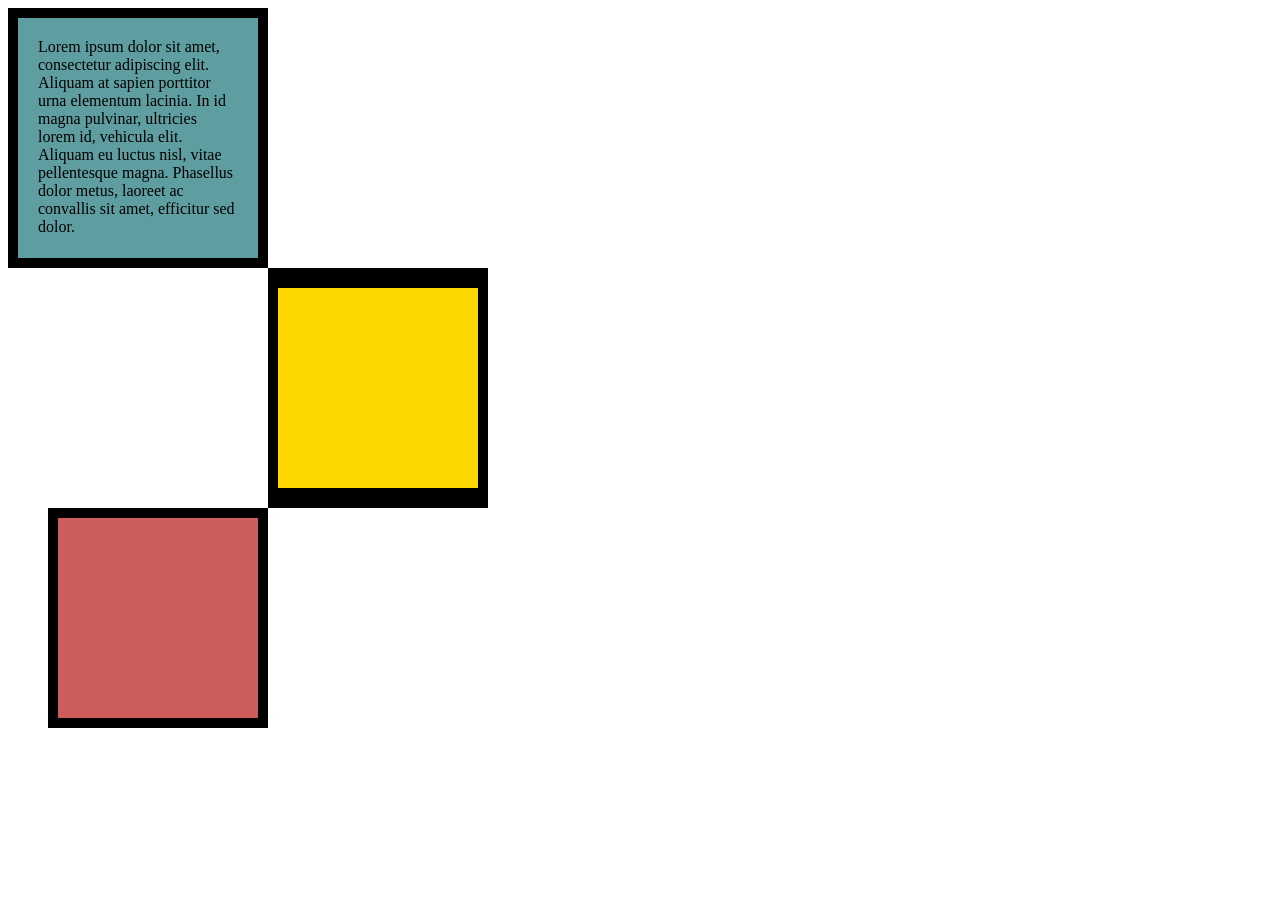
<file: CSS Acitivity II/index.html>
<!DOCTYPE html>
<html lang="en">

<head>
  <meta charset="UTF-8">
  <title>CSS Box Model</title>
  <style>
    div {
      height: 200px;
      width: 200px;
    }
    .box1 {background-color: cadetblue;}
    .box2 {background-color: gold;}
    .box3 {background-color: indianred;}
    .box1 {
      padding: 20px;
      border: 10px solid black;
    }
    p {
      margin: 0;
    }
    .box2 {
      border-style: solid;
      border-width: black;
      border-width: 20px 10px;
      margin-left:260px;
    }
    .box3 {
      border: 10px solid black;
      margin-left: 40px; }


  </style>
</head>

<body>
<div class="box1">
  <p>Lorem ipsum dolor sit amet, consectetur adipiscing elit. Aliquam at sapien porttitor urna elementum lacinia. In
    id magna pulvinar, ultricies lorem id, vehicula elit. Aliquam eu luctus nisl, vitae pellentesque magna. Phasellus
    dolor metus, laoreet ac convallis sit amet, efficitur sed dolor.</p>
</div>
<div class="box2"></div>
<div class="box3"></div>

  <!-- TODOs:
1. Create 3 Boxes using the div element.
2. Set their sizes to 200px heigh by 200px wide.
3. Set different background colors for each of the boxes (I used cadetblue, gold and indianred).
4. Add a paragraph <p> element into the first div and add the following words:
    Lorem ipsum dolor sit amet, consectetur adipiscing elit. Aliquam at sapien porttitor urna elementum lacinia. In
    id magna pulvinar, ultricies lorem id, vehicula elit. Aliquam eu luctus nisl, vitae pellentesque magna. Phasellus
    dolor metus, laoreet ac convallis sit amet, efficitur sed dolor.
5. Set the 1st div to have 20px padding all around with a black 10px border.
6. Fix the style of the <p> element to remove all margins.
Hint: Use the CSS inspector in Chrome.
7. Set the 2nd div to have a 20px border on top and bottom and 10px border left and right. (See goal image)
8. Set the 3rd div to have a 10px border 
9. Set the margins for the divs so that each box corner touches the other. (See the goal image)
-->

</body>
</html>
</file>
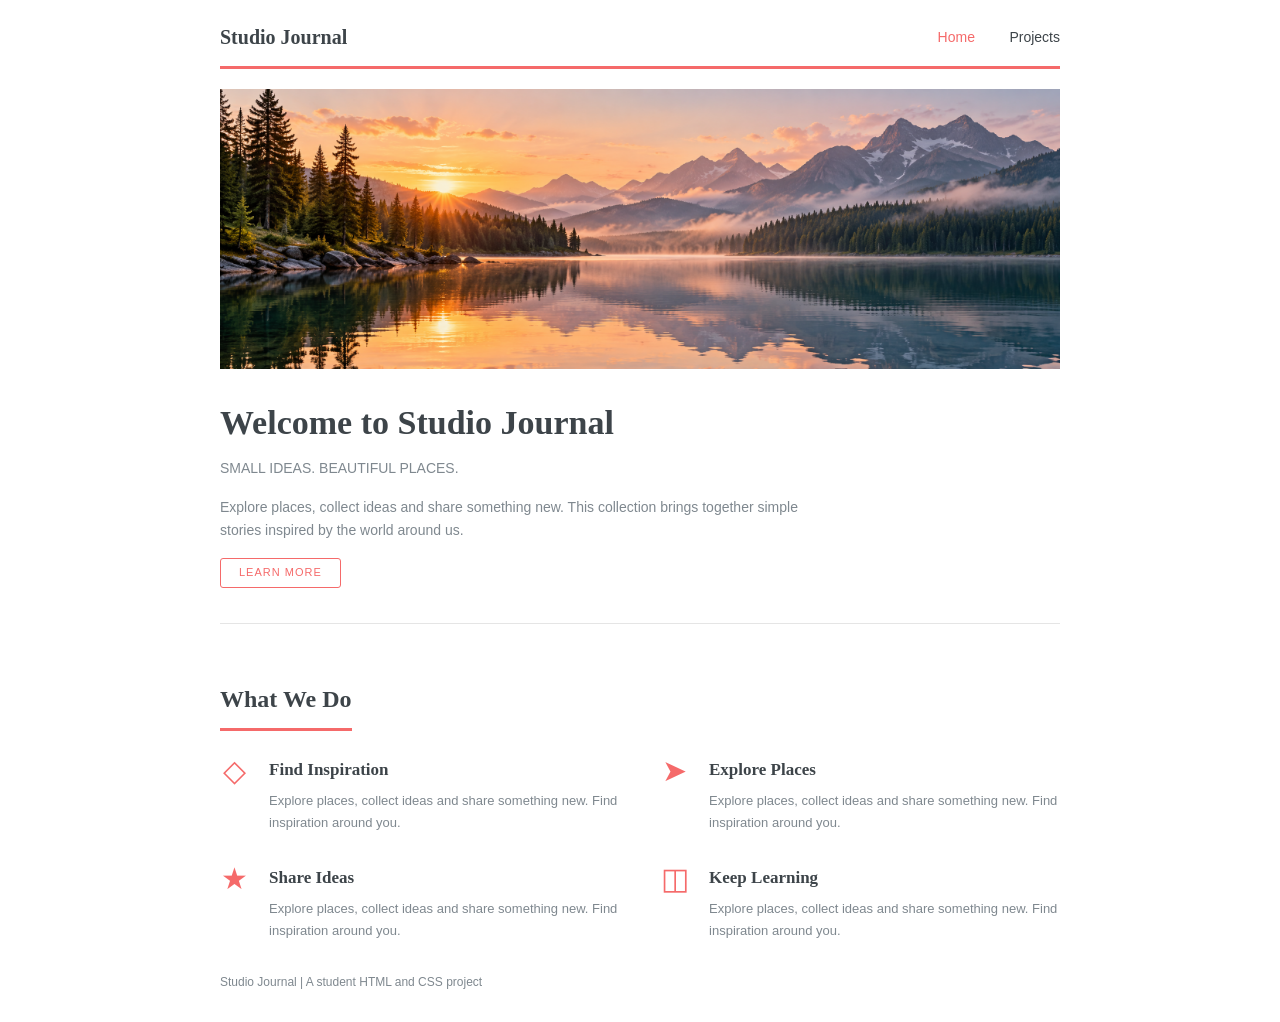
<file: Lab Practical II/index.html>
<!DOCTYPE html>
<html lang="en">
  <head>
    <meta charset="UTF-8">
    <meta name="viewport" content="width=device-width, initial-scale=1.0">
    <title>Studio Journal - Home</title>
    <link rel="stylesheet" href="styles.css">
  </head>
  <body>
    <div class="wrapper">

      <!-- Header with site name and navigation -->
      <header>
        <h1 class="site-name">Studio Journal</h1>
        <nav>
          <a href="index.html" class="active">Home</a>
          <a href="projects.html">Projects</a>
        </nav>
      </header>

      <main>

        <!-- Banner image -->
        <img src="images/pic10.png" alt="Sunrise over a calm mountain lake" class="banner">

        <!-- Introduction -->
        <section class="intro">
          <h2 class="main-heading">Welcome to Studio Journal</h2>
          <p class="tagline">Small ideas. Beautiful places.</p>
          <p>
            Explore places, collect ideas and share something new. This collection
            brings together simple stories inspired by the world around us.
          </p>
          <a href="#features" class="btn">Learn More</a>
        </section>

        <hr>

        <!-- Four feature items -->
        <section id="features">
          <h2 class="section-title">What We Do</h2>

          <div class="features">
            <article class="feature">
              <span class="icon">&#9671;</span>
              <div>
                <h3>Find Inspiration</h3>
                <p>Explore places, collect ideas and share something new. Find inspiration around you.</p>
              </div>
            </article>

            <article class="feature">
              <span class="icon">&#10148;</span>
              <div>
                <h3>Explore Places</h3>
                <p>Explore places, collect ideas and share something new. Find inspiration around you.</p>
              </div>
            </article>

            <article class="feature">
              <span class="icon">&#9733;</span>
              <div>
                <h3>Share Ideas</h3>
                <p>Explore places, collect ideas and share something new. Find inspiration around you.</p>
              </div>
            </article>

            <article class="feature">
              <span class="icon">&#9707;</span>
              <div>
                <h3>Keep Learning</h3>
                <p>Explore places, collect ideas and share something new. Find inspiration around you.</p>
              </div>
            </article>
          </div>
        </section>

      </main>

      <footer>
        <p>Studio Journal | A student HTML and CSS project</p>
      </footer>

    </div>
  </body>
</html>
</file>
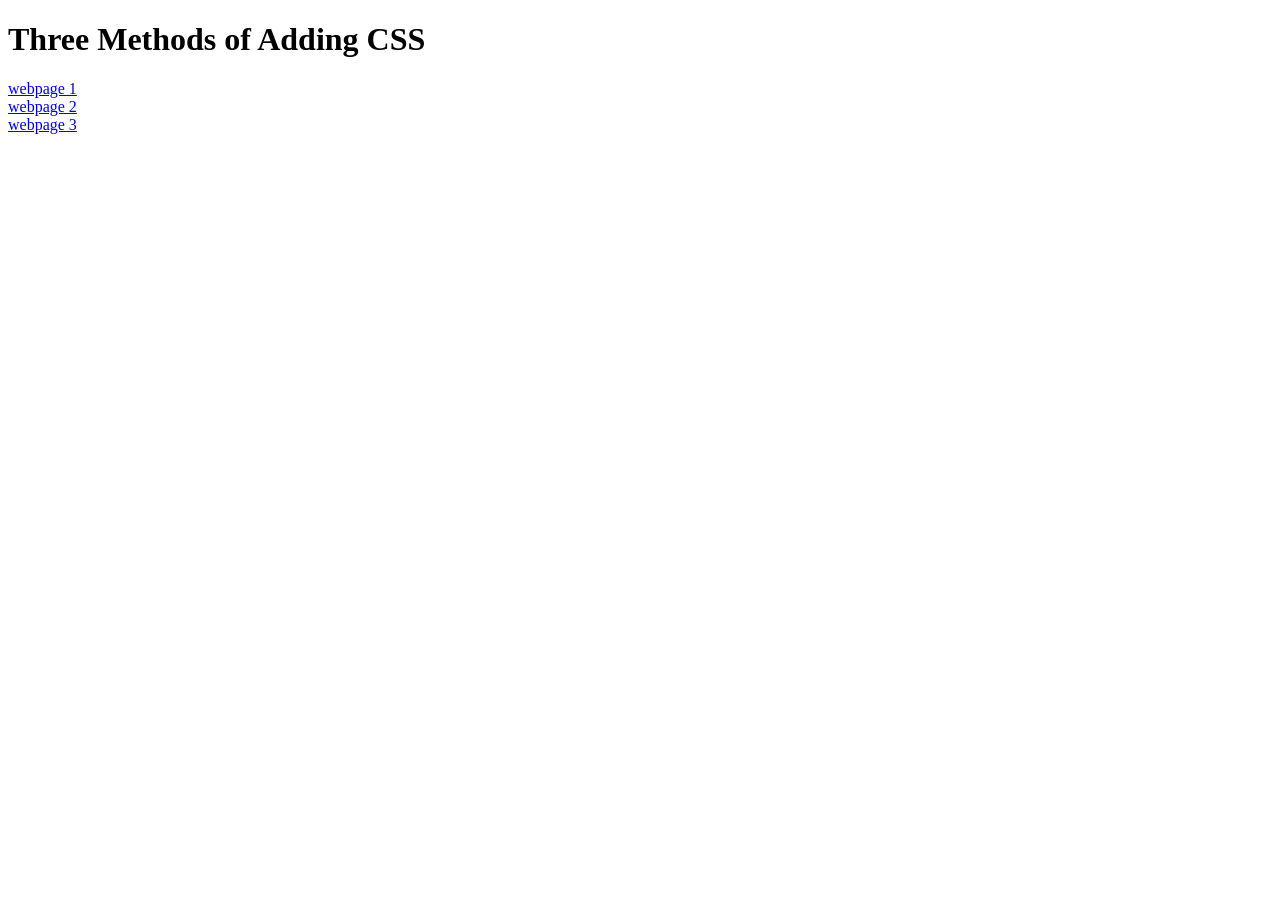
<file: css-activity1/css-activity1/index.html>
<!DOCTYPE html>
<html lang="en">

<head>
  <meta charset="UTF-8">
  <title>Adding CSS</title>
</head>

<body>
  <h1>Three Methods of Adding CSS</h1>
  <a href="inline.html">webpage 1</a><br>
  <a href="internal.html">webpage 2</a><br>
  <a href="external.htmal">webpage 3</a>

</body>

</html>
</file>
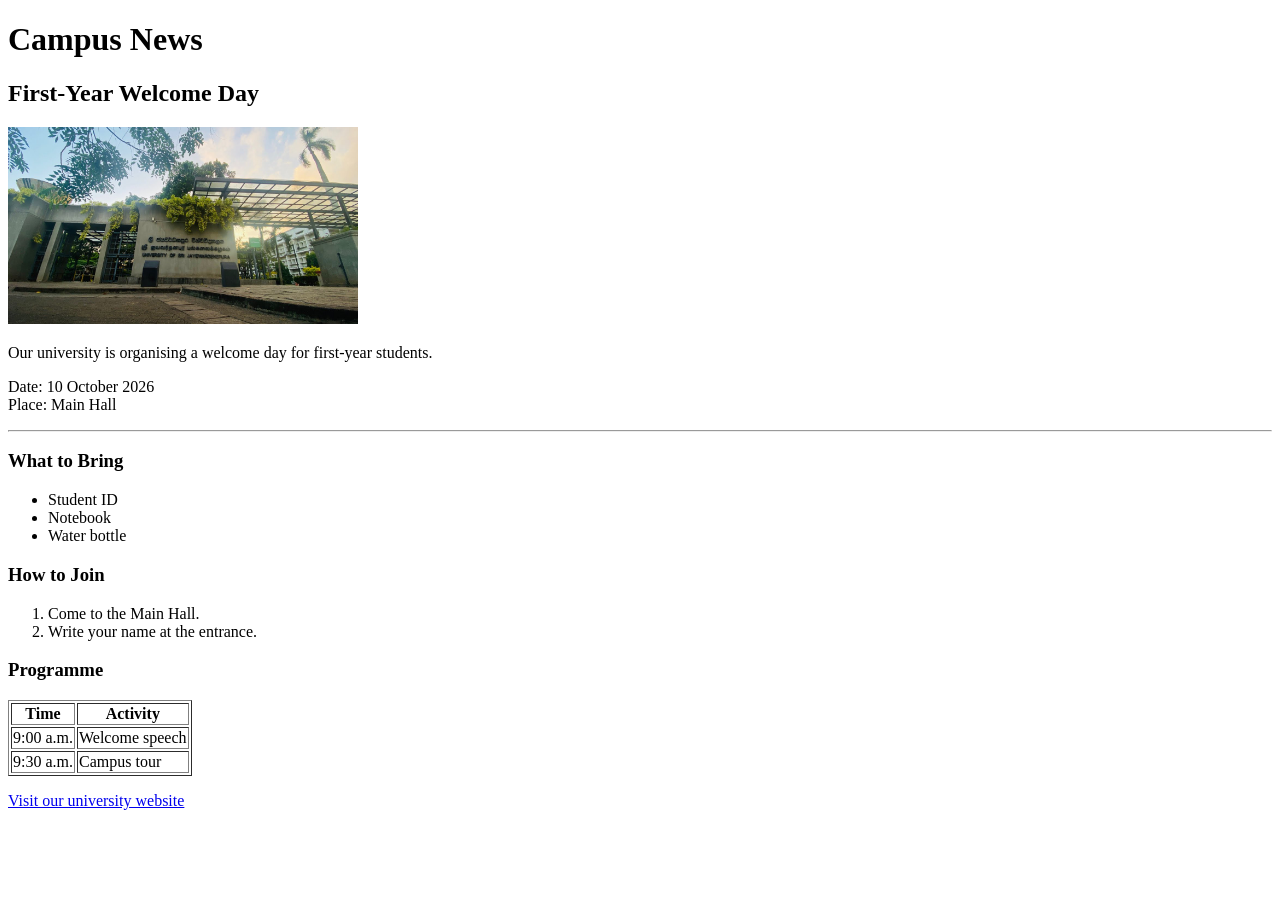
<file: Lab Practical 1/news.html>
<!DOCTYPE html>
<html>
<head>
    <meta charset="utf-8">
    <title>Campus News</title>
</head>
<body>
    <h1>Campus News</h1>
    <h2>First-Year Welcome Day</h2> 
    <img src="university.jpg" alt="University campus" width="350">

    <p>Our university is organising a welcome day for first-year students.</p>
    <p>
        Date: 10 October 2026<br>
        Place: Main Hall
    </p>
<hr>
<h3>What to Bring</h3>
<ul>
    <li>Student ID</li>
    <li>Notebook</li>
    <li>Water bottle</li>
</ul>
<h3>How to Join</h3>
<ol>
    <li>Come to the Main Hall.</li>
    <li>Write your name at the entrance.</li>
</ol>
<h3>Programme</h3>
<table border="1">
    <tr>
        <th>Time</th>
        <th>Activity</th>
    </tr>
    <tr>
        <td>9:00 a.m.</td>
        <td>Welcome speech</td>
    </tr>
    <tr>
        <td>9:30 a.m.</td>
        <td>Campus tour</td>
    </tr>
</table>
<p><a href="https://www.sjp.ac.lk/">Visit our university website</a></p>   
</body>
</html>
</file>
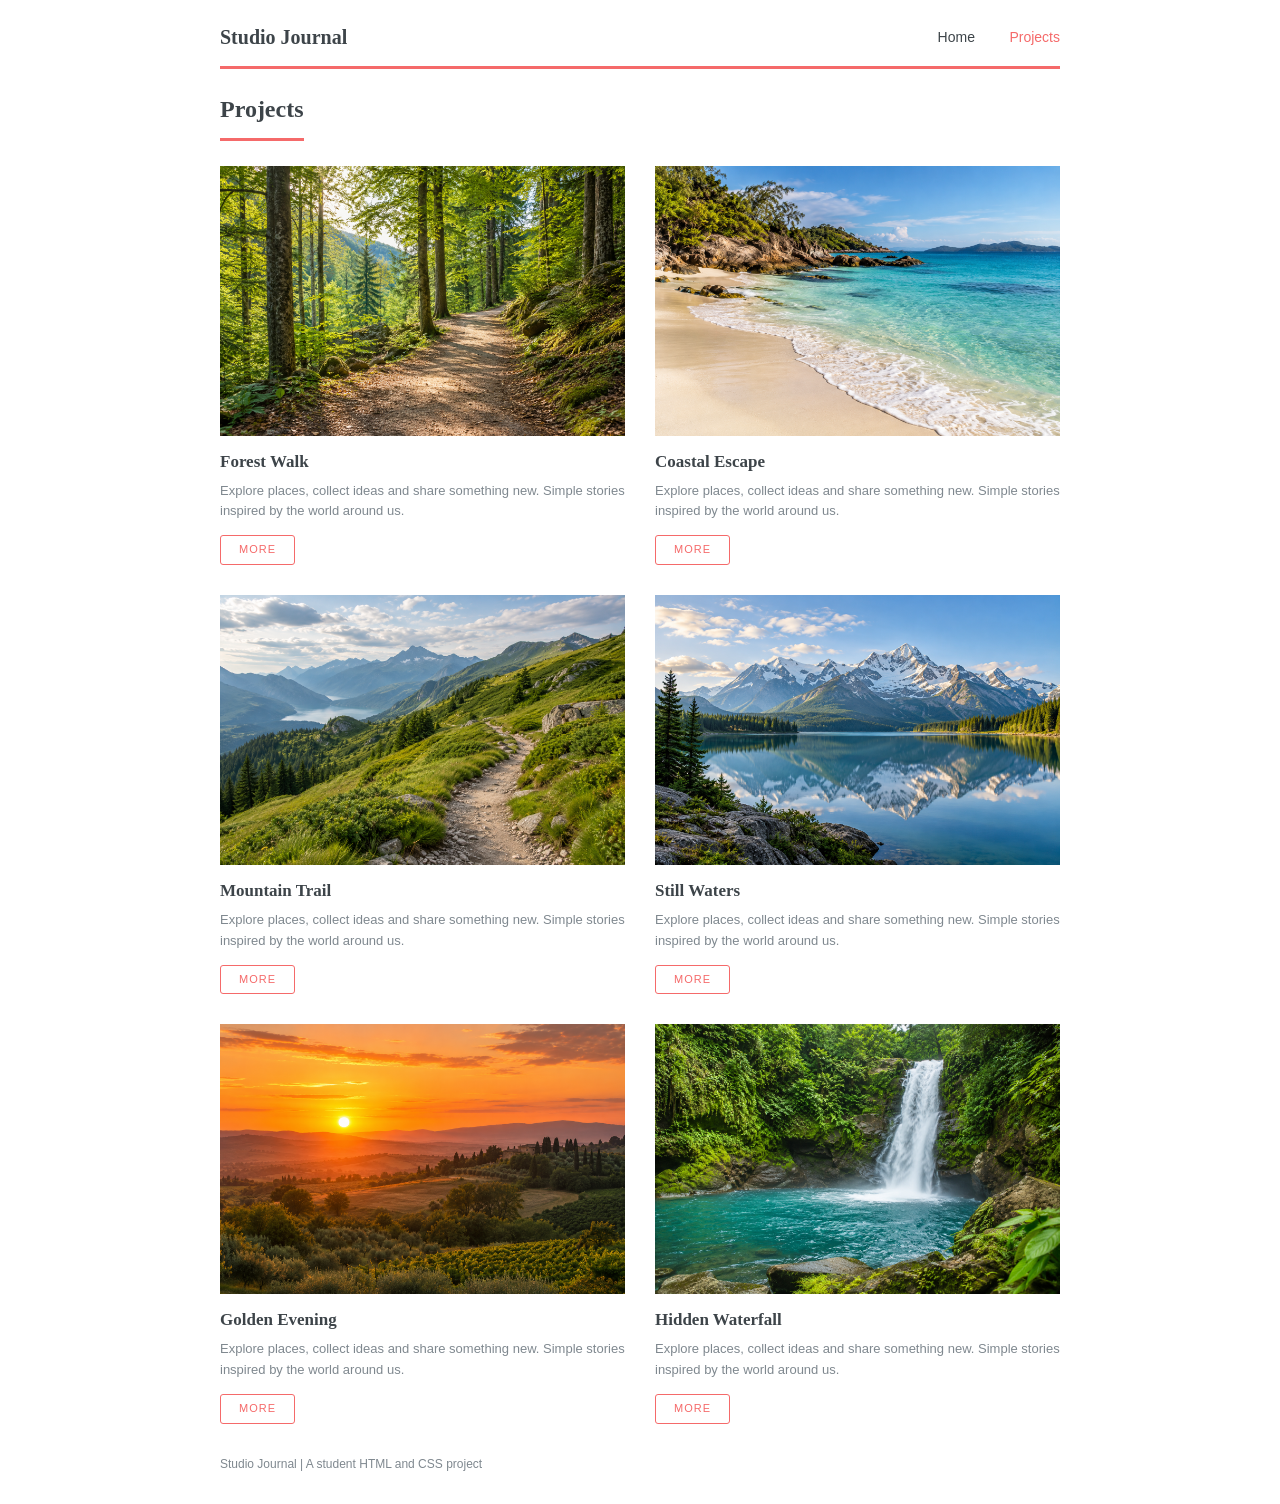
<file: Lab Practical II/projects.html>
<!DOCTYPE html>
<html lang="en">
  <head>
    <meta charset="UTF-8">
    <meta name="viewport" content="width=device-width, initial-scale=1.0">
    <title>Studio Journal - Projects</title>
    <link rel="stylesheet" href="styles.css">
  </head>
  <body>
    <div class="wrapper">

      <!-- Header with site name and navigation -->
      <header>
        <h1 class="site-name">Studio Journal</h1>
        <nav>
          <a href="index.html">Home</a>
          <a href="projects.html" class="active">Projects</a>
        </nav>
      </header>

      <main>
        <h2 class="section-title">Projects</h2>

        <!-- Six cards in two columns -->
        <div class="projects">

          <article>
            <img src="images/pic01.png" alt="Sunlit path through a green forest">
            <h3>Forest Walk</h3>
            <p>Explore places, collect ideas and share something new. Simple stories inspired by the world around us.</p>
            <a href="images/pic01.png" class="btn">More</a>
          </article>

          <article>
            <img src="images/pic02.png" alt="Turquoise waves on a sandy beach">
            <h3>Coastal Escape</h3>
            <p>Explore places, collect ideas and share something new. Simple stories inspired by the world around us.</p>
            <a href="images/pic02.png" class="btn">More</a>
          </article>

          <article>
            <img src="images/pic03.png" alt="Trail winding through green mountains">
            <h3>Mountain Trail</h3>
            <p>Explore places, collect ideas and share something new. Simple stories inspired by the world around us.</p>
            <a href="images/pic03.png" class="btn">More</a>
          </article>

          <article>
            <img src="images/pic04.png" alt="Snowy mountains reflected in a still lake">
            <h3>Still Waters</h3>
            <p>Explore places, collect ideas and share something new. Simple stories inspired by the world around us.</p>
            <a href="images/pic04.png" class="btn">More</a>
          </article>

          <article>
            <img src="images/pic05.png" alt="Orange sunset over rolling hills">
            <h3>Golden Evening</h3>
            <p>Explore places, collect ideas and share something new. Simple stories inspired by the world around us.</p>
            <a href="images/pic05.png" class="btn">More</a>
          </article>

          <article>
            <img src="images/pic06.png" alt="Waterfall in a lush green forest">
            <h3>Hidden Waterfall</h3>
            <p>Explore places, collect ideas and share something new. Simple stories inspired by the world around us.</p>
            <a href="images/pic06.png" class="btn">More</a>
          </article>

        </div>
      </main>

      <footer>
        <p>Studio Journal | A student HTML and CSS project</p>
      </footer>

    </div>
  </body>
</html>
</file>
<file: Lab Practical II/styles.css>
/* ---------- Global ---------- */
* {
  box-sizing: border-box;   /* padding and border stay inside the width */
}

body {
  margin: 0;
  background-color: white;
  color: #7f888f;           /* grey paragraph text */
  font-family: Arial, Helvetica, sans-serif;
  line-height: 1.7;
}

/* centres the content and limits its width */
.wrapper {
  max-width: 900px;
  margin: 0 auto;
  padding: 0 30px;
}

h1, h2, h3 {
  color: #3d4449;           /* dark headings */
  font-family: Georgia, "Times New Roman", serif;
}

img {
  width: 100%;
  display: block;
}

/* ---------- Header and navigation ---------- */
header {
  display: flex;
  justify-content: space-between;   /* name left, nav right */
  align-items: center;
  padding: 20px 0 12px;
  border-bottom: 3px solid #f56a6a; /* coral line below the header */
}

.site-name {
  margin: 0;
  font-size: 20px;
}

nav a {
  margin-left: 30px;
  font-size: 14px;
  color: #3d4449;
  text-decoration: none;
}

nav a:hover,
nav a.active {
  color: #f56a6a;           /* coral accent */
}

/* ---------- Outlined link button ---------- */
.btn {
  display: inline-block;
  padding: 4px 18px;
  border: 1px solid #f56a6a;
  border-radius: 3px;
  color: #f56a6a;
  font-size: 11px;
  letter-spacing: 1px;
  line-height: 1.8;
  text-transform: uppercase;
  text-decoration: none;
}

.btn:hover {
  background-color: #f56a6a;
  color: white;
}

/* ---------- Home page ---------- */
.banner {
  margin-top: 20px;
}

.main-heading {
  margin: 25px 0 5px;
  font-size: 34px;
}

.tagline {
  margin: 0 0 15px;
  font-size: 13px;
  text-transform: uppercase;
}

.intro p {
  max-width: 600px;
  font-size: 14px;
}

hr {
  margin: 35px 0;
  border: none;
  border-top: 1px solid #e5e5e5;
}

/* heading with a short coral underline */
.section-title {
  display: inline-block;
  margin: 20px 0 25px;
  padding-bottom: 8px;
  font-size: 24px;
  border-bottom: 3px solid #f56a6a;
}

/* four feature items in two columns */
.features {
  display: grid;
  grid-template-columns: 1fr 1fr;
  gap: 30px 40px;
}

.feature {
  display: flex;
  gap: 20px;
}

.icon {
  width: 40px;
  color: #f56a6a;
  font-size: 30px;
  line-height: 1;
  text-align: center;
}

.feature h3 {
  margin: 0 0 5px;
  font-size: 17px;
}

.feature p {
  margin: 0;
  font-size: 13px;
}

/* ---------- Projects page ---------- */
.projects {
  display: grid;
  grid-template-columns: 1fr 1fr;   /* two equal columns */
  gap: 30px;
}

.projects h3 {
  margin: 12px 0 4px;
  font-size: 17px;
}

.projects p {
  margin: 0 0 12px;
  font-size: 13px;
  line-height: 1.6;
}

/* ---------- Footer ---------- */
footer {
  padding: 30px 0;
  font-size: 12px;
}

footer p {
  margin: 0;
}
</file>
